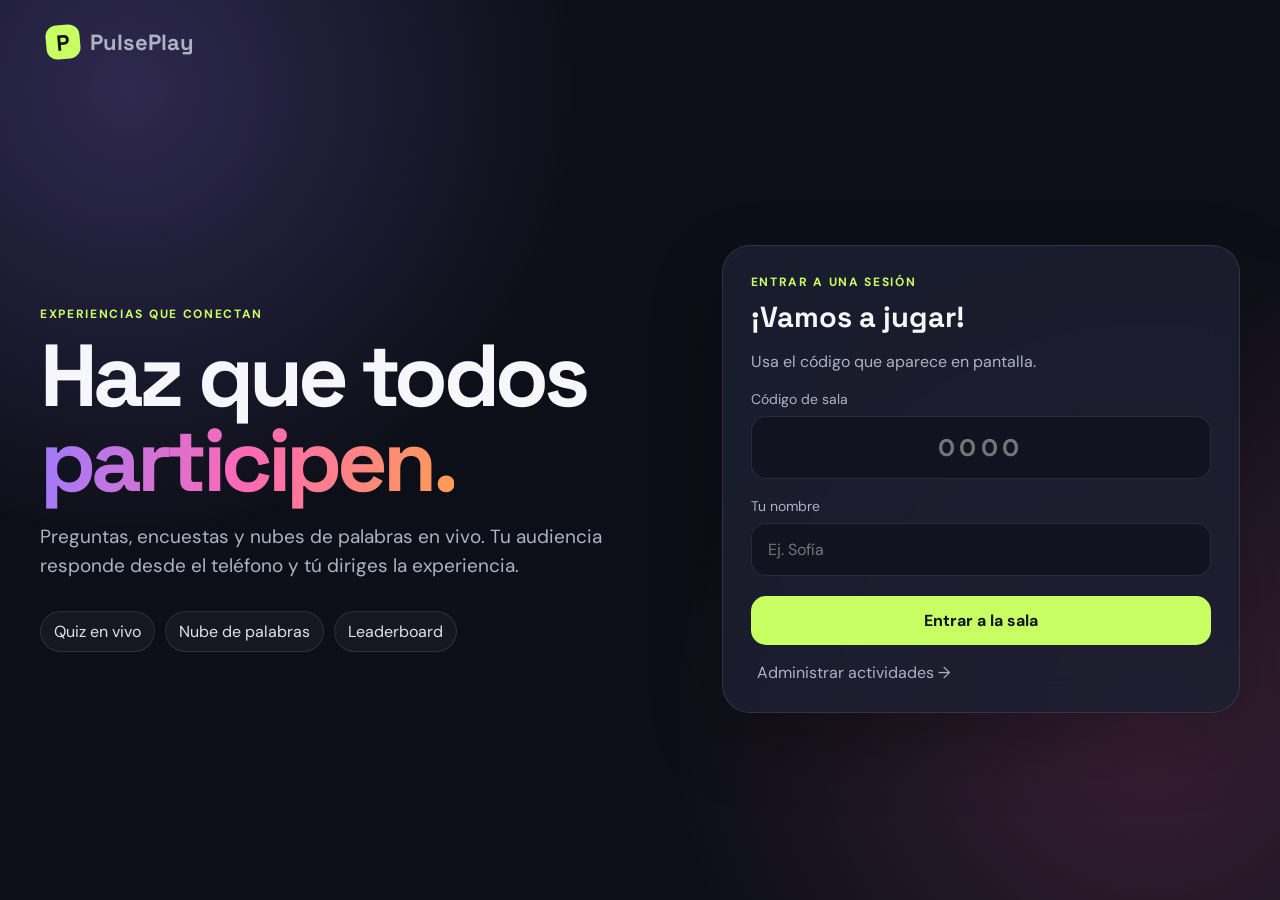
<file: index.html>
<!doctype html>
<html lang="es">
  <head>
    <meta charset="UTF-8" />
    <meta name="viewport" content="width=device-width, initial-scale=1.0" />
    <meta name="theme-color" content="#111827" />
    <title>PulsePlay | Experiencias en vivo</title>
    <link rel="preconnect" href="https://fonts.googleapis.com" />
    <link rel="preconnect" href="https://fonts.gstatic.com" crossorigin />
    <link href="https://fonts.googleapis.com/css2?family=DM+Sans:wght@400;500;600;700&family=Space+Grotesk:wght@600;700&display=swap" rel="stylesheet" />
    <link rel="stylesheet" href="styles.css" />
  </head>
  <body>
    <div id="app"></div>
    <script src="vendor/supabase.js"></script>
    <script src="config.js"></script>
    <script src="supabase-client.js"></script>
    <script src="app.js"></script>
  </body>
</html>
</file>
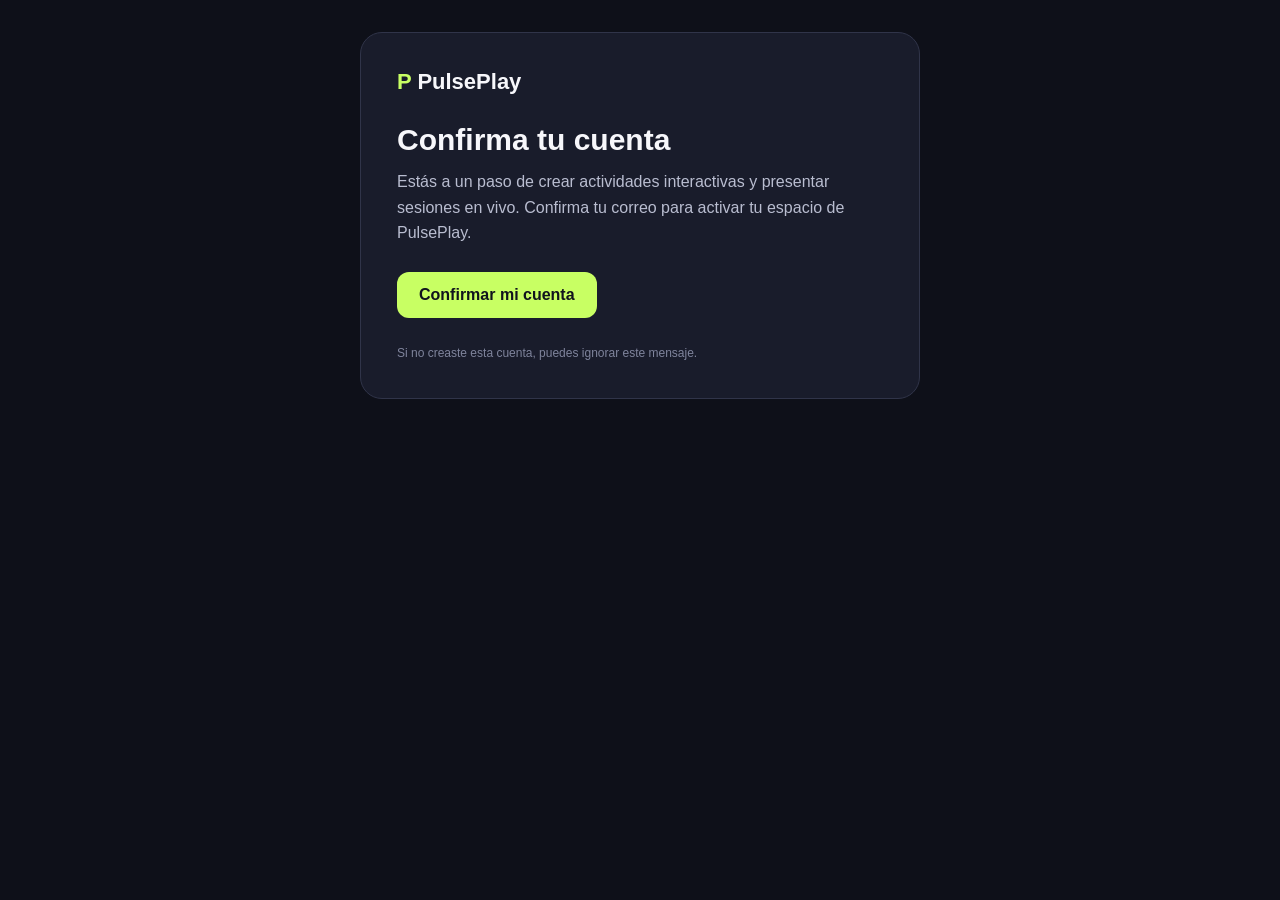
<file: supabase/email-templates/confirmation.html>
<!doctype html>
<html lang="es">
  <body style="margin:0;background:#0e1019;color:#f7f7fb;font-family:Arial,sans-serif">
    <table role="presentation" width="100%" cellspacing="0" cellpadding="0" style="padding:32px 16px;background:#0e1019">
      <tr>
        <td align="center">
          <table role="presentation" width="100%" cellspacing="0" cellpadding="0" style="max-width:560px;padding:36px;border:1px solid #303449;border-radius:22px;background:#191c2b">
            <tr><td style="font-size:22px;font-weight:700"><span style="color:#c8ff63">P</span> PulsePlay</td></tr>
            <tr><td style="padding-top:28px;font-size:30px;font-weight:700">Confirma tu cuenta</td></tr>
            <tr><td style="padding-top:12px;color:#b9bdd0;line-height:1.6">Estás a un paso de crear actividades interactivas y presentar sesiones en vivo. Confirma tu correo para activar tu espacio de PulsePlay.</td></tr>
            <tr><td style="padding-top:26px"><a href="{{ .ConfirmationURL }}" style="display:inline-block;padding:14px 22px;border-radius:12px;color:#10131d;background:#c8ff63;font-weight:700;text-decoration:none">Confirmar mi cuenta</a></td></tr>
            <tr><td style="padding-top:26px;color:#7f849c;font-size:12px;line-height:1.5">Si no creaste esta cuenta, puedes ignorar este mensaje.</td></tr>
          </table>
        </td>
      </tr>
    </table>
  </body>
</html>
</file>
<file: styles.css>
:root {
  color-scheme: dark;
  font-family: "DM Sans", sans-serif;
  --ink: #f7f7fb;
  --muted: #aeb2c4;
  --panel: rgba(28, 31, 48, 0.86);
  --line: rgba(255, 255, 255, 0.1);
  --purple: #9b7bff;
  --pink: #ff69b4;
  --lime: #c8ff63;
  --orange: #ff9e52;
}

* { box-sizing: border-box; }

body {
  margin: 0;
  min-height: 100vh;
  color: var(--ink);
  background:
    radial-gradient(circle at 10% 10%, rgba(155, 123, 255, 0.24), transparent 28rem),
    radial-gradient(circle at 90% 80%, rgba(255, 105, 180, 0.18), transparent 30rem),
    #0d0f18;
}

button, input, select { font: inherit; }
button { cursor: pointer; }

.shell { min-height: 100vh; padding: 24px; }
.topbar { max-width: 1200px; margin: 0 auto 24px; display: flex; align-items: center; justify-content: space-between; }
.brand { display: flex; gap: 10px; align-items: center; font: 700 22px "Space Grotesk"; }
.brand-mark { width: 34px; height: 34px; border-radius: 11px; display: grid; place-items: center; color: #11131d; background: var(--lime); transform: rotate(-5deg); }
.eyebrow { color: var(--lime); text-transform: uppercase; letter-spacing: .14em; font-size: 12px; font-weight: 700; }
.muted { color: var(--muted); }

.home { max-width: 1200px; min-height: calc(100vh - 110px); margin: auto; display: grid; grid-template-columns: 1.1fr .9fr; gap: 48px; align-items: center; }
.hero h1 { margin: 12px 0 18px; font: 700 clamp(48px, 7vw, 88px)/.96 "Space Grotesk"; letter-spacing: -.055em; }
.gradient-text { color: transparent; background: linear-gradient(100deg, var(--purple), var(--pink), var(--orange)); background-clip: text; }
.hero p { max-width: 590px; font-size: 19px; line-height: 1.55; color: var(--muted); }
.chips { display: flex; flex-wrap: wrap; gap: 10px; margin-top: 30px; }
.chip { padding: 9px 13px; border: 1px solid var(--line); border-radius: 999px; color: #dfe1eb; background: rgba(255,255,255,.04); }

.panel { border: 1px solid var(--line); border-radius: 28px; padding: 28px; background: var(--panel); box-shadow: 0 28px 70px rgba(0,0,0,.28); backdrop-filter: blur(18px); }
.join-panel h2 { margin: 8px 0 4px; font: 700 29px "Space Grotesk"; }
.field { display: grid; gap: 8px; margin-top: 18px; }
.field label { color: var(--muted); font-size: 14px; }
.field input { width: 100%; border: 1px solid var(--line); border-radius: 15px; padding: 15px 16px; color: white; background: #111420; outline: none; }
.field input:focus { border-color: var(--purple); box-shadow: 0 0 0 3px rgba(155,123,255,.15); }
.code-input { font-size: 24px !important; font-weight: 700 !important; letter-spacing: .18em; text-align: center; }

.btn { border: 0; border-radius: 15px; padding: 14px 18px; font-weight: 700; color: #11131d; background: var(--lime); transition: transform .16s, filter .16s; }
.btn:hover { transform: translateY(-2px); filter: brightness(1.04); }
.btn:disabled { opacity: .45; cursor: not-allowed; transform: none; }
.btn.full { width: 100%; margin-top: 20px; }
.btn.secondary { color: white; background: #292d40; border: 1px solid var(--line); }
.btn.purple { color: white; background: var(--purple); }
.admin-link { border: 0; color: var(--muted); background: transparent; }
.admin-link:hover { color: white; }
.top-actions { display: flex; align-items: center; gap: 12px; }
.auth-wrap { min-height: calc(100vh - 110px); display: grid; place-items: center; }
.auth-card { width: min(460px, 100%); }
.auth-card h1 { margin: 10px 0 4px; font: 700 38px "Space Grotesk"; }
.demo-note { display: grid; gap: 3px; margin-top: 18px; padding: 14px; border-radius: 14px; color: var(--muted); background: rgba(155,123,255,.09); font-size: 13px; }
.google-auth { width: 100%; display: grid; grid-template-columns: 32px 1fr; align-items: center; gap: 10px; margin-top: 20px; padding: 11px 14px; border: 1px solid var(--line); border-radius: 14px; color: white; background: #171a29; text-align: left; }
.google-auth > span { width: 30px; height: 30px; display: grid; place-items: center; border-radius: 50%; color: #316ff6; background: white; font-weight: 800; }
.google-auth small { grid-column: 2; margin-top: -8px; color: var(--muted); }
.google-auth.provider-disabled { opacity: .65; cursor: not-allowed; }
.auth-divider { display: flex; align-items: center; gap: 12px; margin: 20px 0 4px; color: var(--muted); font-size: 12px; }
.auth-divider::before, .auth-divider::after { content: ""; height: 1px; flex: 1; background: var(--line); }
.auth-form-links { display: flex; justify-content: space-between; align-items: center; gap: 12px; margin-top: 16px; color: var(--muted); font-size: 13px; }
.auth-form-links label, .terms-check { display: flex; align-items: center; gap: 7px; }
.terms-check { margin-top: 17px; color: var(--muted); font-size: 13px; }
.auth-switch { margin: 20px 0 0; color: var(--muted); text-align: center; }

.admin-layout { max-width: 1280px; margin: auto; display: grid; grid-template-columns: 245px 1fr; gap: 22px; align-items: start; }
.admin-sidebar { min-height: calc(100vh - 100px); display: flex; flex-direction: column; position: sticky; top: 24px; }
.admin-sidebar h3 { margin: 7px 0 24px; font: 700 21px "Space Grotesk"; }
.admin-nav { display: grid; gap: 7px; }
.admin-nav button { padding: 12px 14px; border: 0; border-radius: 12px; text-align: left; color: var(--muted); background: transparent; }
.admin-nav button:hover, .admin-nav button.active { color: white; background: rgba(155,123,255,.13); }
.admin-nav .live-session-link { display: flex; align-items: center; gap: 9px; color: var(--lime); background: rgba(200,255,99,.06); }
.admin-profile { width: 100%; display: flex; align-items: center; gap: 10px; margin-top: auto; padding: 20px 0 0; border: 0; border-top: 1px solid var(--line); color: white; background: transparent; text-align: left; }
.admin-profile > span:last-child, .user-cell span { display: grid; gap: 2px; }
.admin-profile small, .user-cell small { color: var(--muted); }
.avatar { width: 38px; height: 38px; display: grid; place-items: center; border-radius: 12px; color: #11131d; background: var(--lime); font-weight: 800; }
.avatar.small { width: 34px; height: 34px; }
.admin-content { min-width: 0; }
.admin-heading, .editor-heading, .editor-top { display: flex; justify-content: space-between; align-items: center; gap: 18px; margin-bottom: 22px; }
.admin-heading h1, .editor-heading h1 { margin: 5px 0; font: 700 38px "Space Grotesk"; }
.activity-grid { display: grid; grid-template-columns: repeat(2, minmax(0, 1fr)); gap: 16px; }
.activity-card { display: grid; gap: 16px; }
.activity-card h3 { margin: 5px 0; font: 700 23px "Space Grotesk"; }
.activity-card p { margin: 0; color: var(--muted); }
.activity-icon { width: 56px; height: 56px; display: grid; place-items: center; border-radius: 17px; color: #11131d; background: linear-gradient(135deg, var(--lime), #78e6cf); font: 700 22px "Space Grotesk"; }
.activity-status, .type-badge { width: max-content; padding: 5px 9px; border-radius: 99px; color: var(--purple); background: rgba(155,123,255,.12); font-size: 12px; font-weight: 700; }
.activity-meta { display: flex; justify-content: space-between; color: var(--muted); font-size: 13px; }
.card-actions, .editor-actions, .add-menu { display: flex; gap: 9px; }
.card-actions .btn { flex: 1; }
.library-toolbar { display: grid; grid-template-columns: minmax(240px, 1fr) auto; align-items: end; gap: 10px; margin-bottom: 14px; }
.library-search { display: flex; align-items: center; gap: 9px; padding: 0 14px; border: 1px solid var(--line); border-radius: 14px; background: #111420; }
.library-search span { color: var(--muted); font-size: 22px; }
.library-search input { width: 100%; padding: 13px 0; border: 0; outline: none; color: white; background: transparent; }
.library-toolbar select { padding: 13px; border: 1px solid var(--line); border-radius: 14px; color: white; background: #111420; }
.sort-control { display: grid; gap: 6px; color: var(--muted); font-size: 12px; }
.library-count { color: var(--muted); font-size: 13px; }
.activity-table { padding: 8px 20px; overflow: hidden; }
.activity-table-row { display: grid; grid-template-columns: minmax(260px, 2fr) .65fr .8fr 210px; align-items: center; gap: 15px; min-height: 82px; padding: 12px 4px; border-bottom: 1px solid var(--line); }
.activity-table-row:last-child { border-bottom: 0; }
.activity-table-head { min-height: 44px; color: var(--muted); font-size: 12px; text-transform: uppercase; letter-spacing: .08em; }
.activity-main { min-width: 0; display: flex; align-items: center; gap: 13px; }
.activity-main > span:last-child { min-width: 0; display: grid; gap: 4px; }
.activity-main strong, .activity-main small { overflow: hidden; text-overflow: ellipsis; white-space: nowrap; }
.activity-main small { color: var(--muted); }
.activity-icon.compact { flex: 0 0 43px; width: 43px; height: 43px; border-radius: 13px; font-size: 17px; }
.row-actions { display: flex; justify-content: flex-end; gap: 8px; }
.row-actions .btn { padding: 10px 13px; }
.empty-search { min-height: 180px; display: grid; place-content: center; gap: 5px; text-align: center; color: var(--muted); }
.empty-search strong { color: white; }
.pagination-bar { display: grid; grid-template-columns: 1fr auto auto; align-items: center; gap: 20px; margin-top: 14px; color: var(--muted); font-size: 13px; }
.pagination-bar label { display: flex; align-items: center; gap: 8px; }
.pagination-bar select { padding: 8px 10px; border: 1px solid var(--line); border-radius: 10px; color: white; background: #111420; }
.page-controls { display: flex; align-items: center; gap: 10px; }
.page-controls button { width: 36px; height: 36px; border: 1px solid var(--line); border-radius: 10px; color: white; background: #292d40; }
.page-controls button:disabled { opacity: .3; cursor: not-allowed; }
.page-controls strong { color: white; font-size: 13px; }

.inline-form { display: grid; grid-template-columns: repeat(4, 1fr) auto; gap: 12px; align-items: end; margin-bottom: 18px; }
.inline-form .field { margin: 0; }
.team-invite-form { grid-template-columns: minmax(260px, 2fr) auto; }
.team-invite-form .form-help { grid-column: 1 / -1; margin: 0; color: var(--muted); font-size: .86rem; }
.permission-note { margin-bottom: 18px; color: var(--muted); }
.hidden { display: none !important; }
.field select, .question-footer select { border: 1px solid var(--line); border-radius: 12px; padding: 12px; color: white; background: #111420; }
.users-table { padding: 10px 22px; }
.table-row { display: grid; grid-template-columns: 2fr 1fr 1fr 50px; gap: 12px; align-items: center; min-height: 68px; border-bottom: 1px solid var(--line); }
.table-row:last-child { border-bottom: 0; }
.table-head { min-height: 45px; color: var(--muted); font-size: 13px; }
.user-cell { display: flex; align-items: center; gap: 11px; }
.online-label { color: var(--lime); }
.pending-label { color: #f7c873; }
.pending-user { opacity: .82; }
.member-role { min-width: 130px; }
.platform-users-table { padding: 10px 22px; overflow-x: auto; }
.platform-user-row { display: grid; grid-template-columns: minmax(220px, 1.6fr) 150px 100px 110px 120px 190px; gap: 14px; align-items: center; min-width: 980px; min-height: 68px; border-bottom: 1px solid var(--line); }
.platform-user-row:last-child { border-bottom: 0; }
.platform-user-actions { display: flex; align-items: center; gap: 8px; }
.platform-user-actions .btn { min-height: 38px; padding: 8px 12px; }
.suspended-label { color: #ff91a4; }
.profile-grid { display: grid; grid-template-columns: minmax(0, 1.2fr) minmax(280px, .8fr); gap: 18px; }
.profile-card h2, .account-summary h3 { margin: 0; font: 700 24px "Space Grotesk"; }
.profile-hero { display: flex; align-items: center; gap: 15px; margin-bottom: 22px; }
.profile-hero p { margin: 4px 0 0; color: var(--muted); }
.profile-avatar { width: 64px; height: 64px; border-radius: 20px; font-size: 24px; }
.account-summary { display: grid; align-content: start; gap: 16px; }
.account-stat { display: grid; gap: 3px; padding: 15px; border-radius: 14px; background: #151827; }
.account-stat strong { color: var(--lime); font: 700 26px "Space Grotesk"; }
.account-stat span { color: var(--muted); }
.danger-text { border: 0; color: #ff91a4; background: transparent; text-align: left; }

.activity-settings { display: grid; grid-template-columns: 1fr 1.3fr; gap: 18px; margin-bottom: 24px; }
.activity-settings .field { margin: 0; }
.save-state { align-self: center; color: var(--lime); font-size: 13px; }
.save-state.dirty { color: var(--orange); }
.question-list { display: grid; gap: 16px; }
.question-editor { padding: 22px; }
.question-toolbar { display: flex; align-items: center; gap: 9px; margin-bottom: 18px; }
.question-number { width: 32px; height: 32px; display: grid; place-items: center; border-radius: 10px; color: #11131d; background: var(--lime); font-weight: 800; }
.toolbar-spacer { flex: 1; }
.icon-btn { width: 36px; height: 36px; border: 1px solid var(--line); border-radius: 10px; color: white; background: #24283a; }
.icon-btn:disabled { opacity: .3; }
.icon-btn.danger { color: #ff8b9e; }
.option-editor { display: grid; grid-template-columns: 1fr 1fr; gap: 10px; margin-top: 16px; }
.option-line { display: flex; align-items: center; gap: 9px; padding: 9px; border: 1px solid var(--line); border-radius: 14px; background: #151827; }
.option-line > input:first-child { accent-color: var(--lime); }
.ranking-grip { color: var(--muted); font-size: 20px; }
.option-input { min-width: 0; flex: 1; border: 0; color: white; background: transparent; outline: none; }
.question-footer { display: flex; justify-content: space-between; align-items: center; gap: 15px; margin-top: 16px; padding-top: 16px; border-top: 1px solid var(--line); }
.question-footer label { display: flex; align-items: center; gap: 9px; }
.wordcloud-preview { min-height: 120px; display: flex; justify-content: center; align-items: center; gap: 16px; margin-top: 15px; border-radius: 16px; background: #151827; color: var(--purple); font: 700 28px "Space Grotesk"; }
.wordcloud-preview span:nth-child(2) { color: var(--pink); font-size: 40px; }
.wordcloud-preview span:nth-child(3) { color: var(--lime); font-size: 22px; }
.empty-state { min-height: 240px; display: grid; place-content: center; text-align: center; }
.empty-editor-note { display: flex; align-items: center; gap: 13px; margin-bottom: 4px; padding: 17px 19px; border: 1px solid var(--line); border-radius: 17px; color: var(--muted); background: rgba(255,255,255,.025); }
.empty-editor-note > span { width: 35px; height: 35px; display: grid; place-items: center; border-radius: 11px; color: #11131d; background: var(--lime); font-weight: 800; }
.empty-editor-note strong { color: white; }
.empty-editor-note p { margin: 3px 0 0; }
.add-module-panel { margin-top: 20px; padding: 26px; border: 1px dashed rgba(155,123,255,.5); border-radius: 24px; background: linear-gradient(135deg, rgba(155,123,255,.09), rgba(255,105,180,.045)); }
.add-module-heading { display: flex; justify-content: space-between; align-items: start; gap: 18px; margin-bottom: 18px; }
.add-module-heading h2 { margin: 5px 0; font: 700 25px "Space Grotesk"; }
.add-module-heading p { margin: 0; }
.module-count { padding: 7px 11px; border-radius: 99px; color: var(--muted); background: rgba(255,255,255,.06); font-size: 13px; white-space: nowrap; }
.module-options { display: grid; grid-template-columns: repeat(2, 1fr); gap: 11px; }
.module-option { min-height: 104px; display: grid; grid-template-columns: 43px 1fr 24px; align-items: center; gap: 11px; padding: 15px; border: 1px solid var(--line); border-radius: 17px; color: white; text-align: left; background: #171a29; transition: transform .16s, border-color .16s, background .16s; }
.module-option:hover { transform: translateY(-3px); border-color: rgba(200,255,99,.55); background: #1c2030; }
.module-option > span:nth-child(2) { display: grid; gap: 4px; }
.module-option small { color: var(--muted); line-height: 1.3; }
.module-option > b { color: var(--lime); font-size: 22px; }
.module-icon { width: 43px; height: 43px; display: grid; place-items: center; border-radius: 13px; color: #11131d; font: 700 18px "Space Grotesk"; }
.quiz-icon { background: var(--purple); }
.poll-icon { background: var(--orange); }
.cloud-icon { background: var(--lime); font-size: 14px; }
.text-icon { color: white; background: var(--pink); }
.scale-icon { background: #78e6cf; font-size: 13px; }
.ranking-icon { color: white; background: #5d6ee8; }
.openended-preview { min-height: 120px; display: grid; place-content: center; gap: 8px; margin-top: 15px; padding: 24px; border-radius: 16px; color: var(--muted); background: #151827; text-align: center; }
.openended-preview span:first-child { color: white; font-weight: 700; }
.scale-editor { display: grid; grid-template-columns: 1fr 150px 1fr; gap: 12px; margin-top: 15px; padding: 16px; border-radius: 16px; background: #151827; }
.scale-editor .field { margin: 0; }
.bottom-save { display: flex; justify-content: space-between; align-items: center; gap: 18px; margin-top: 20px; padding-top: 20px; border-top: 1px solid var(--line); }
.bottom-save > div { display: grid; gap: 4px; }
.bottom-save span { color: var(--muted); font-size: 14px; }
.bottom-save-button { min-width: 190px; }
.bottom-save-actions { display: flex; gap: 10px; }
.response-message { text-align: center; margin-top: 22px; }
.centered { margin-inline: auto; }
.cloud-placeholder { font: inherit !important; }
.flex-grow { flex: 1; }

.room { max-width: 1200px; margin: auto; }
.room-head { display: flex; align-items: center; justify-content: space-between; gap: 16px; margin-bottom: 20px; }
.room-code { display: flex; gap: 10px; align-items: center; padding: 10px 14px; border: 1px solid var(--line); border-radius: 14px; background: rgba(255,255,255,.04); }
.room-code strong { color: var(--lime); letter-spacing: .12em; }
.status-dot { width: 9px; height: 9px; border-radius: 50%; background: var(--lime); box-shadow: 0 0 12px var(--lime); }

.stage { min-height: 670px; display: grid; }
.stage-card { display: grid; align-content: center; min-height: 640px; position: relative; overflow: hidden; }
.stage-card::after { content: ""; position: absolute; width: 320px; height: 320px; border-radius: 50%; right: -150px; top: -150px; background: rgba(155,123,255,.12); }
.question-count { color: var(--purple); font-weight: 700; }
.question-title { max-width: 900px; margin: 14px 0 28px; font: 700 clamp(32px, 5vw, 60px)/1.08 "Space Grotesk"; letter-spacing: -.035em; }
.answers { display: grid; grid-template-columns: repeat(2, 1fr); gap: 14px; }
.answer { min-height: 84px; display: flex; align-items: center; gap: 14px; padding: 18px; text-align: left; color: white; border: 1px solid var(--line); border-radius: 18px; background: #191d2c; }
.answer:hover { border-color: rgba(200,255,99,.6); transform: translateY(-2px); }
.answer.selected { border-color: var(--lime); background: rgba(200,255,99,.1); }
.answer.correct { border-color: var(--lime); background: rgba(200,255,99,.16); }
.answer.wrong { opacity: .45; }
.letter { flex: 0 0 38px; width: 38px; height: 38px; display: grid; place-items: center; border-radius: 11px; color: #11131d; background: var(--purple); font-weight: 800; }
.answer:nth-child(2) .letter { background: var(--pink); }
.answer:nth-child(3) .letter { background: var(--orange); }
.answer:nth-child(4) .letter { background: var(--lime); }

.timer-wrap { display: grid; grid-template-columns: 1fr 44px; align-items: center; gap: 12px; margin-bottom: 18px; }
.timer { height: 7px; overflow: hidden; border-radius: 99px; background: #24283a; }
.timer-fill { height: 100%; background: linear-gradient(90deg, var(--lime), var(--orange)); transition: width 1s linear; }
.timer-number { width: 44px; height: 44px; display: grid; place-items: center; border-radius: 13px; color: #11131d; background: var(--lime); font: 700 18px "Space Grotesk"; }
.untimed-badge { width: max-content; display: flex; align-items: center; gap: 9px; margin-bottom: 18px; padding: 9px 13px; border: 1px solid rgba(200,255,99,.22); border-radius: 99px; color: var(--lime); background: rgba(200,255,99,.07); font-size: 13px; font-weight: 700; }
.waiting { text-align: center; justify-items: center; }
.waiting-orb { width: 104px; height: 104px; display: grid; place-items: center; margin: 0 auto 24px; border-radius: 32px; color: #11131d; background: var(--lime); font: 700 42px "Space Grotesk"; box-shadow: 0 0 80px rgba(200,255,99,.2); }
.waiting h1 { font: 700 clamp(36px, 6vw, 64px) "Space Grotesk"; margin: 0 0 10px; }
.player-list { margin-top: 30px; display: flex; justify-content: center; flex-wrap: wrap; gap: 10px; }
.player-pill { padding: 10px 15px; border-radius: 99px; background: rgba(255,255,255,.07); border: 1px solid var(--line); }
.waiting-orb.blocked { color: white; background: #e2536d; }

.presenter-grid { display: grid; grid-template-columns: 1fr 300px; gap: 18px; }
.control-panel { display: grid; align-content: start; gap: 12px; }
.control-panel h3 { margin: 0; font: 700 20px "Space Grotesk"; }
.metric { padding: 16px; border-radius: 16px; background: #151827; }
.metric strong { display: block; font: 700 30px "Space Grotesk"; color: var(--lime); }
.steps { display: grid; gap: 7px; margin: 8px 0; }
.step { padding: 10px 12px; border-left: 3px solid #34384c; color: var(--muted); }
.step.active { border-color: var(--purple); color: white; background: rgba(155,123,255,.08); }
.participant-control { max-height: 155px; display: grid; gap: 6px; overflow: auto; padding: 12px; border-radius: 14px; background: #151827; }
.control-label { margin-bottom: 4px; color: var(--muted); font-size: 12px; text-transform: uppercase; letter-spacing: .1em; }
.participant-row { display: flex; justify-content: space-between; align-items: center; gap: 8px; font-size: 14px; }
.kick-player { width: 25px; height: 25px; border: 0; border-radius: 8px; color: #ff9daf; background: rgba(226,83,109,.12); }

.word-form { display: flex; gap: 10px; max-width: 680px; margin: 0 auto; }
.word-form input { flex: 1; border: 1px solid var(--line); border-radius: 15px; padding: 15px; color: white; background: #111420; }
.openended-form { width: min(720px, 100%); display: grid; gap: 12px; margin: 0 auto; }
.openended-form textarea { width: 100%; resize: vertical; border: 1px solid var(--line); border-radius: 17px; padding: 17px; color: white; background: #111420; outline: none; }
.openended-form textarea:focus { border-color: var(--purple); box-shadow: 0 0 0 3px rgba(155,123,255,.15); }
.openended-form > div { display: flex; justify-content: space-between; align-items: center; gap: 12px; }
.open-response-sent { width: min(680px, 100%); padding: 20px; border: 1px solid rgba(200,255,99,.35); border-radius: 18px; background: rgba(200,255,99,.07); text-align: left; }
.open-response-sent p { margin-bottom: 0; color: var(--muted); line-height: 1.5; }
.open-live-state { display: grid; justify-items: center; gap: 4px; }
.open-live-state strong { color: var(--lime); font: 700 72px "Space Grotesk"; }
.open-live-state span { font-weight: 700; }
.open-results-stage { align-content: start; }
.open-response-grid { width: 100%; display: grid; grid-template-columns: repeat(2, minmax(0, 1fr)); gap: 12px; margin-top: 10px; }
.open-response-card { min-height: 130px; display: flex; flex-direction: column; justify-content: space-between; gap: 15px; padding: 18px; border: 1px solid var(--line); border-radius: 17px; background: #171a29; text-align: left; }
.open-response-card p { margin: 0; line-height: 1.5; overflow-wrap: anywhere; }
.open-response-card span { color: var(--purple); font-size: 13px; font-weight: 700; }
.empty-responses { grid-column: 1 / -1; min-height: 150px; display: grid; place-content: center; gap: 5px; text-align: center; }
.scale-form { width: min(760px, 100%); display: grid; gap: 18px; }
.scale-labels { display: flex; justify-content: space-between; color: var(--muted); }
.scale-buttons { display: flex; justify-content: center; flex-wrap: wrap; gap: 9px; }
.scale-buttons input { position: absolute; opacity: 0; pointer-events: none; }
.scale-buttons span { width: 52px; height: 52px; display: grid; place-items: center; border: 1px solid var(--line); border-radius: 15px; background: #171a29; font: 700 18px "Space Grotesk"; }
.scale-buttons input:checked + span { color: #11131d; border-color: var(--lime); background: var(--lime); transform: translateY(-3px); }
.scale-submitted { display: grid; justify-items: center; gap: 7px; }
.scale-submitted strong { width: 100px; height: 100px; display: grid; place-items: center; border-radius: 30px; color: #11131d; background: var(--lime); font: 700 46px "Space Grotesk"; }
.scale-summary { display: grid; grid-template-columns: auto auto 1fr; align-items: baseline; gap: 9px; margin-bottom: 24px; }
.scale-summary strong { color: var(--lime); font: 700 62px "Space Grotesk"; }
.scale-summary small { justify-self: end; color: var(--muted); }
.scale-distribution { height: 240px; display: flex; align-items: end; justify-content: center; gap: 9px; }
.scale-column { height: 100%; flex: 1; max-width: 70px; display: grid; grid-template-rows: 22px 1fr 22px; gap: 6px; text-align: center; }
.scale-column > div { display: flex; align-items: end; border-radius: 9px; background: #191d2c; overflow: hidden; }
.scale-column > div span { width: 100%; display: block; background: linear-gradient(var(--pink), var(--purple)); }
.scale-column.selected label { color: var(--lime); font-weight: 700; }
.ranking-form { width: min(720px, 100%); display: grid; gap: 14px; }
.ranking-form > p { margin: 0; }
#ranking-items, .ranking-submitted, .ranking-results { display: grid; gap: 8px; }
.ranking-item, .ranking-submitted span, .ranking-results > div { display: grid; grid-template-columns: 36px 1fr auto auto; align-items: center; gap: 9px; padding: 12px; border: 1px solid var(--line); border-radius: 14px; background: #171a29; text-align: left; }
.ranking-item > b, .ranking-submitted b, .ranking-results b { width: 32px; height: 32px; display: grid; place-items: center; border-radius: 10px; color: #11131d; background: var(--lime); }
.ranking-item button { width: 34px; height: 34px; border: 1px solid var(--line); border-radius: 9px; color: white; background: #292d40; }
.ranking-item button:disabled { opacity: .25; }
.ranking-submitted { width: min(680px, 100%); }
.ranking-submitted > strong { margin-bottom: 5px; }
.ranking-submitted span { grid-template-columns: 36px 1fr; }
.ranking-results > div { grid-template-columns: 36px 1fr auto; }
.ranking-results small { color: var(--muted); }
.cloud { min-height: 330px; display: flex; flex-wrap: wrap; align-content: center; align-items: center; justify-content: center; gap: 13px 18px; padding: 35px; }
.cloud span { font-family: "Space Grotesk"; color: var(--purple); }
.cloud span:nth-child(3n+2) { color: var(--pink); }
.cloud span:nth-child(3n) { color: var(--lime); }

.leaderboard { width: min(720px, 100%); margin: 25px auto 0; display: grid; gap: 10px; }
.leader-row { display: grid; grid-template-columns: 46px 1fr auto; align-items: center; gap: 14px; padding: 15px 18px; border: 1px solid var(--line); border-radius: 16px; background: #171a28; }
.leader-row:first-child { border-color: rgba(200,255,99,.5); background: rgba(200,255,99,.08); transform: scale(1.025); }
.rank { font: 700 22px "Space Grotesk"; color: var(--muted); }
.points { color: var(--lime); font-weight: 700; }
.toast { position: fixed; left: 50%; bottom: 24px; z-index: 20; transform: translateX(-50%); padding: 12px 18px; border-radius: 12px; color: #11131d; background: var(--lime); font-weight: 700; box-shadow: 0 15px 40px rgba(0,0,0,.35); }
.result-verdict { width: max-content; margin-bottom: 10px; padding: 9px 13px; border-radius: 99px; color: #ffadbc; background: rgba(226,83,109,.13); font-weight: 700; }
.result-verdict.success { color: var(--lime); background: rgba(200,255,99,.1); }
.result-bars { display: grid; gap: 14px; }
.result-row { display: grid; gap: 7px; padding: 13px 15px; border: 1px solid var(--line); border-radius: 14px; background: #151827; }
.result-row.correct { border-color: rgba(200,255,99,.55); background: rgba(200,255,99,.08); }
.result-row.selected { box-shadow: inset 3px 0 var(--purple); }
.result-label { display: flex; justify-content: space-between; gap: 12px; }
.bar-track { height: 8px; overflow: hidden; border-radius: 99px; background: #2a2e40; }
.bar-fill { min-width: 3px; height: 100%; border-radius: inherit; background: linear-gradient(90deg, var(--purple), var(--pink)); }
.result-row.correct .bar-fill { background: var(--lime); }

.history-list { padding: 8px 20px; }
.results-toolbar { display: grid; grid-template-columns: minmax(280px, 1fr) auto auto; align-items: end; gap: 10px; margin-bottom: 14px; }
.results-toolbar select { min-width: 170px; padding: 13px; border: 1px solid var(--line); border-radius: 14px; color: white; background: #111420; }
.history-row { display: grid; grid-template-columns: minmax(220px, 1.5fr) .65fr .8fr .8fr auto; align-items: center; gap: 16px; min-height: 82px; padding: 13px 4px; border-bottom: 1px solid var(--line); }
.history-row:last-child { border-bottom: 0; }
.history-row > div { min-width: 0; display: grid; gap: 5px; }
.history-row small { color: var(--muted); }
.results-empty { min-height: 180px; display: grid; place-content: center; gap: 7px; text-align: center; }
.results-summary { display: grid; grid-template-columns: repeat(3, 1fr); gap: 14px; margin-bottom: 18px; }
.results-detail-grid { display: grid; grid-template-columns: 300px minmax(0, 1fr); gap: 18px; align-items: start; }
.leaderboard-history { position: sticky; top: 24px; }
.leaderboard-history h2 { margin-top: 6px; }
.leaderboard-history-row { display: grid; grid-template-columns: 30px 1fr auto; align-items: center; gap: 9px; padding: 12px 0; border-bottom: 1px solid var(--line); }
.leaderboard-history-row > b { color: var(--purple); }
.leaderboard-history-row > strong { color: var(--lime); }
.question-history { display: grid; gap: 14px; }
.history-question { padding: 20px; border: 1px solid var(--line); border-radius: 20px; background: var(--panel); }
.history-question-head { display: flex; justify-content: space-between; gap: 16px; margin-bottom: 16px; }
.history-question-head h3 { margin: 8px 0 0; }
.history-question-head > strong { color: var(--muted); white-space: nowrap; }
.response-history-list { display: grid; gap: 8px; }
.response-history-row { display: grid; grid-template-columns: minmax(130px, .7fr) minmax(180px, 1.4fr) auto; align-items: center; gap: 14px; padding: 12px 14px; border-radius: 13px; background: #151827; }
.response-history-row > span { display: grid; gap: 3px; }
.response-history-row small { color: var(--muted); font-size: 11px; }
.response-history-row p { margin: 0; overflow-wrap: anywhere; }
.correct-answer { color: var(--lime); }
.wrong-answer { color: #ff91a4; }
.final-session-actions { display: grid; gap: 10px; }
.final-session-actions .admin-link { padding: 10px; text-align: center; }

@media (max-width: 850px) {
  .home, .presenter-grid, .admin-layout { grid-template-columns: 1fr; }
  .home { padding: 36px 0; }
  .hero h1 { font-size: 52px; }
  .presenter-grid .control-panel { order: -1; }
  .stage-card { min-height: 560px; }
  .admin-sidebar { min-height: auto; position: static; }
  .admin-nav { grid-template-columns: repeat(3, 1fr); }
  .admin-profile { display: none; }
  .inline-form { grid-template-columns: 1fr 1fr; }
  .profile-grid { grid-template-columns: 1fr; }
  .activity-table-row { grid-template-columns: minmax(220px, 1fr) 180px; }
  .activity-table-row > span:nth-child(2), .activity-table-row > span:nth-child(3), .activity-table-head { display: none; }
  .history-row { grid-template-columns: minmax(220px, 1fr) auto; }
  .history-row > span { display: none; }
  .results-detail-grid { grid-template-columns: 1fr; }
  .leaderboard-history { position: static; }
  .results-toolbar { grid-template-columns: 1fr 1fr; }
  .results-toolbar .library-search { grid-column: 1 / -1; }
}

@media (max-width: 560px) {
  .shell { padding: 15px; }
  .topbar { margin-bottom: 12px; }
  .answers { grid-template-columns: 1fr; }
  .answer { min-height: 70px; }
  .panel { padding: 20px; border-radius: 22px; }
  .room-head { align-items: flex-start; }
  .room-head .muted { display: none; }
  .word-form { flex-direction: column; }
  .activity-grid, .activity-settings, .option-editor { grid-template-columns: 1fr; }
  .admin-heading, .editor-heading, .editor-top { align-items: flex-start; flex-direction: column; }
  .add-menu { width: 100%; flex-wrap: wrap; }
  .add-menu .btn { flex: 1; }
  .inline-form { grid-template-columns: 1fr; }
  .library-toolbar { grid-template-columns: 1fr; }
  .library-count { display: none; }
  .pagination-bar { grid-template-columns: 1fr; gap: 12px; }
  .page-controls { justify-content: space-between; }
  .activity-table { padding: 8px 14px; }
  .activity-table-row { grid-template-columns: 1fr; gap: 10px; padding: 16px 2px; }
  .row-actions { justify-content: stretch; }
  .row-actions .btn { flex: 1; }
  .table-row { grid-template-columns: 1fr auto; }
  .table-row > span:nth-child(2), .table-row > span:nth-child(3), .table-head { display: none; }
  .question-footer { align-items: flex-start; flex-direction: column; }
  .module-options { grid-template-columns: 1fr; }
  .add-module-heading { flex-direction: column; }
  .bottom-save { align-items: stretch; flex-direction: column; }
  .bottom-save-button { width: 100%; }
  .bottom-save-actions { width: 100%; flex-direction: column-reverse; }
  .bottom-save-actions .btn { width: 100%; }
  .open-response-grid { grid-template-columns: 1fr; }
  .openended-form > div { align-items: stretch; flex-direction: column; }
  .scale-editor { grid-template-columns: 1fr; }
  .scale-summary { grid-template-columns: auto 1fr; }
  .scale-summary small { grid-column: 1 / -1; justify-self: start; }
  .ranking-results > div { grid-template-columns: 36px 1fr; }
  .ranking-results small { grid-column: 2; }
  .results-summary { grid-template-columns: 1fr; }
  .history-row { grid-template-columns: 1fr; }
  .history-row .btn { width: 100%; }
  .response-history-row { grid-template-columns: 1fr; }
  .results-toolbar { grid-template-columns: 1fr; }
  .results-toolbar .library-search { grid-column: auto; }
  .results-toolbar select { width: 100%; }
}
</file>
